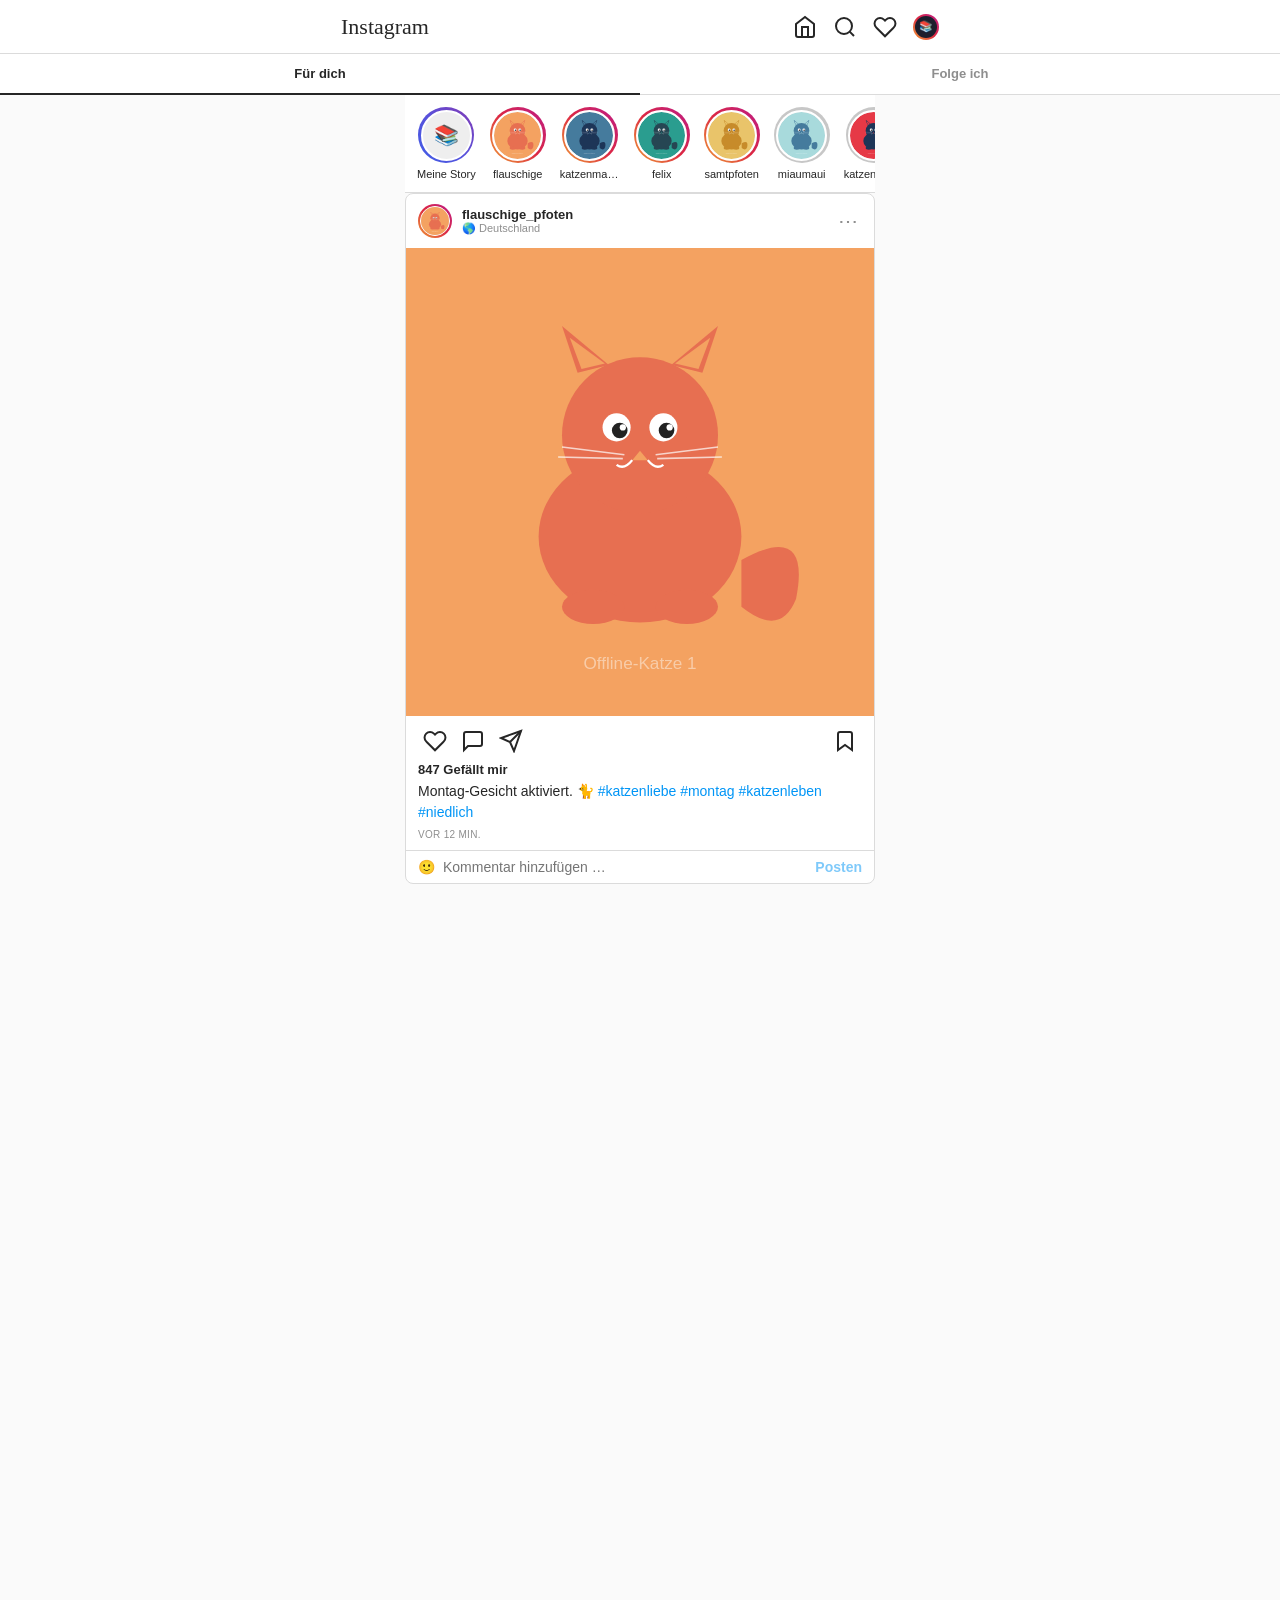
<file: Literatur_nach45_Instagram.html>
<!DOCTYPE html>
<html lang="de">
<head>
<meta charset="UTF-8">
<meta name="viewport" content="width=device-width, initial-scale=1.0, maximum-scale=1.0">
<title>Instagram</title>
<link rel="stylesheet" href="style.css">
</head>


<div class="topnav">
  <div class="topnav-inner">
    <a class="topnav-logo" href="#">Instagram</a>
    <div class="topnav-icons">
      <svg onclick="showView('home')" viewBox="0 0 24 24" stroke-width="2"><path d="M3 9l9-7 9 7v11a2 2 0 01-2 2H5a2 2 0 01-2-2z"/><polyline points="9,22 9,12 15,12 15,22"/></svg>
      <svg onclick="showView('search')" viewBox="0 0 24 24" stroke-width="2"><circle cx="11" cy="11" r="8"/><line x1="21" y1="21" x2="16.65" y2="16.65"/></svg>
      <svg viewBox="0 0 24 24" stroke-width="2"><path d="M20.84 4.61a5.5 5.5 0 00-7.78 0L12 5.67l-1.06-1.06a5.5 5.5 0 00-7.78 7.78l1.06 1.06L12 21.23l7.78-7.78 1.06-1.06a5.5 5.5 0 000-7.78z"/></svg>
      <div class="bnav-av" onclick="showView('profile')" style="cursor:pointer;"><div class="bnav-av-in">&#128218;</div></div>
    </div>
  </div>
</div>

<!-- HOME VIEW -->
<div class="view active" id="view-home">
  <div class="feed-tabs">
    <div class="ftab active" id="ftab-foryou" onclick="switchTab('foryou')">F&#252;r dich</div>
    <div class="ftab" id="ftab-following" onclick="switchTab('following')">Folge ich</div>
  </div>
  <div class="feed-wrap">
    <div id="feed-foryou">
      <div class="stories-bar" id="cat-stories"></div>
      <div id="cat-posts"></div>
    </div>
    <div id="feed-following" style="display:none;">
      <div class="stories-bar" id="lit-stories"></div>
      <div id="lit-posts"></div>
    </div>
  </div>
</div>

<!-- SEARCH VIEW -->
<div class="view" id="view-search">
  <div class="search-wrap">
    <div class="search-bar">
      <svg viewBox="0 0 24 24" stroke-width="2"><circle cx="11" cy="11" r="8"/><line x1="21" y1="21" x2="16.65" y2="16.65"/></svg>
      <input type="text" id="searchInput" placeholder="Suchen" oninput="handleSearch(this.value)">
    </div>
    <div id="search-default">
      <div class="sec-title">Vorgeschlagen</div>
      <div class="sacc-row" id="search-accs"></div>
      <div class="sec-title">Erkunden</div>
      <div class="eg" id="explore-grid"></div>
    </div>
    <div id="search-results" style="display:none;"></div>
  </div>
</div>

<!-- PROFILE VIEW -->
<div class="view" id="view-profile">
  <div class="profile-wrap">
    <div class="profile-header">
      <div class="av-ring"><div class="av-inner">&#128218;</div></div>
      <div class="profile-info">
        <div class="ptop">
          <span class="puname">literatur_nach45</span>
          <button class="btn-f">Folgen</button>
          <button class="btn-m">Nachricht</button>
        </div>
        <div class="pstats">
          <div class="pstat"><div class="pstn">7</div><div class="pstl">Beitr&#228;ge</div></div>
          <div class="pstat"><div class="pstn">1.847</div><div class="pstl">Follower</div></div>
          <div class="pstat"><div class="pstn">12</div><div class="pstl">Gefolgt</div></div>
        </div>
        <div class="pname">&#128214; Literatur nach 1945</div>
        <div class="pbio">
          Stunde Null &middot; Tr&#252;mmerliteratur &middot; Gruppe 47<br>
          Deutschsprachige Literatur nach dem Zweiten Weltkrieg &#127962;&#9997;<br>
          Schulprojekt von <strong>Paul B&#252;rger</strong> &middot; Klasse 25G1<br>
          <a href="#">#deutschunterricht #abitur #literatur</a>
        </div>
      </div>
    </div>
    <div class="highlights">
      <div class="hl" onclick="openAcc('borchert')"><div class="hl-ring">&#9997;</div><div class="hl-name">Borchert</div></div>
      <div class="hl" onclick="openAcc('boell')"><div class="hl-ring">&#127894;</div><div class="hl-name">B&#246;ll</div></div>
      <div class="hl" onclick="openAcc('gruppe47')"><div class="hl-ring">&#128101;</div><div class="hl-name">Gruppe 47</div></div>
      <div class="hl" onclick="openAcc('aichinger')"><div class="hl-ring">&#127800;</div><div class="hl-name">Aichinger</div></div>
      <div class="hl" onclick="openAcc('schnurre')"><div class="hl-ring">&#128394;</div><div class="hl-name">Schnurre</div></div>
    </div>
    <div class="ptabs">
      <div class="ptab active"><svg viewBox="0 0 24 24" fill="currentColor" stroke="none"><rect x="3" y="3" width="7" height="7"/><rect x="14" y="3" width="7" height="7"/><rect x="3" y="14" width="7" height="7"/><rect x="14" y="14" width="7" height="7"/></svg>Beitr&#228;ge</div>
      <div class="ptab"><svg viewBox="0 0 24 24" fill="none" stroke="currentColor" stroke-width="2"><rect x="2" y="3" width="20" height="14" rx="2"/></svg>Reels</div>
    </div>
  </div>
  <div class="pgrid-wrap"><div class="pgrid" id="profile-grid"></div></div>
</div>

<!-- POST MODAL -->
<div class="modal-bg hidden" id="postModal" onclick="bgClosePost(event)">
  <button class="mnav-btn prev" id="mprev" onclick="mnavClick(-1)">&#8249;</button>
  <button class="mnav-btn next" id="mnext" onclick="mnavClick(1)">&#8250;</button>
  <div class="modal">
    <div class="modal-img" id="mimg"><div class="swh">&#8592; wischen &#8594;</div></div>
    <div class="modal-r">
      <div class="mhdr">
        <div class="mav"><div class="mav-in" id="mav-in"></div></div>
        <div style="flex:1;">
          <div class="mun" id="mun"></div>
          <div class="mloc" id="mloc"></div>
        </div>
        <button class="mclose" onclick="closePost()">&#10005;</button>
      </div>
      <div class="mscroll">
        <div class="mcap-row">
          <div class="mcav"><div class="mcav-in" id="mcav-in"></div></div>
          <div><div class="mctxt" id="mcap"></div><div class="mctime" id="mtime"></div></div>
        </div>
      </div>
      <div class="mact">
        <div class="mact-row">
          <button class="abtn" id="mheart" onclick="toggleLike()"><svg viewBox="0 0 24 24" stroke-width="2"><path d="M20.84 4.61a5.5 5.5 0 00-7.78 0L12 5.67l-1.06-1.06a5.5 5.5 0 00-7.78 7.78l1.06 1.06L12 21.23l7.78-7.78 1.06-1.06a5.5 5.5 0 000-7.78z"/></svg></button>
          <button class="abtn"><svg viewBox="0 0 24 24" stroke-width="2"><path d="M21 15a2 2 0 01-2 2H7l-4 4V5a2 2 0 012-2h14a2 2 0 012 2z"/></svg></button>
          <button class="abtn"><svg viewBox="0 0 24 24" stroke-width="2"><line x1="22" y1="2" x2="11" y2="13"/><polygon points="22 2 15 22 11 13 2 9 22 2"/></svg></button>
          <div class="sp"></div>
          <button class="abtn"><svg viewBox="0 0 24 24" stroke-width="2"><path d="M19 21l-7-5-7 5V5a2 2 0 012-2h10a2 2 0 012 2z"/></svg></button>
        </div>
        <div class="mlikes" id="mlikes"></div>
      </div>
      <div class="mcinput">
        <span>&#128578;</span>
        <input type="text" placeholder="Kommentar hinzuf&#252;gen ...">
        <button class="pb">Posten</button>
      </div>
    </div>
  </div>
</div>

<!-- ACCOUNT MODAL -->
<div class="abg hidden" id="accModal" onclick="bgCloseAcc(event)">
  <div class="amod">
    <div class="ahdr" id="accHead"></div>
    <div class="abody" id="accBody"></div>
  </div>
</div>

<!-- BOTTOM NAV -->
<div class="botnav">
  <button class="bnbtn active" id="bnav-home" onclick="showView('home')"><svg viewBox="0 0 24 24" stroke-width="2"><path d="M3 9l9-7 9 7v11a2 2 0 01-2 2H5a2 2 0 01-2-2z"/><polyline points="9,22 9,12 15,12 15,22"/></svg></button>
  <button class="bnbtn" id="bnav-search" onclick="showView('search')"><svg viewBox="0 0 24 24" stroke-width="2"><circle cx="11" cy="11" r="8"/><line x1="21" y1="21" x2="16.65" y2="16.65"/></svg></button>
  <button class="bnbtn"><svg viewBox="0 0 24 24" stroke-width="2"><rect x="3" y="3" width="18" height="18" rx="2"/><line x1="12" y1="8" x2="12" y2="16"/><line x1="8" y1="12" x2="16" y2="12"/></svg></button>
  <button class="bnbtn"><svg viewBox="0 0 24 24" stroke-width="2"><path d="M20.84 4.61a5.5 5.5 0 00-7.78 0L12 5.67l-1.06-1.06a5.5 5.5 0 00-7.78 7.78l1.06 1.06L12 21.23l7.78-7.78 1.06-1.06a5.5 5.5 0 000-7.78z"/></svg></button>
  <button class="bnbtn" id="bnav-profile" onclick="showView('profile')"><div class="bnav-av"><div class="bnav-av-in">&#128218;</div></div></button>
</div>


<script defer src="script.js"></script>
</body>
</html>
</file>
<file: style.css>
:root{
  --bg:#fafafa;--white:#fff;--border:#dbdbdb;--text:#262626;--sub:#8e8e8e;
  --blue:#0095f6;--red:#ed4956;
  --grad:linear-gradient(45deg,#f09433,#e6683c,#dc2743,#cc2366,#bc1888);
  --dark:#1C1E2D;--accent:#8B1A1A;
}
*{box-sizing:border-box;margin:0;padding:0;-webkit-tap-highlight-color:transparent;}
html,body{height:100%;overflow-x:hidden;}
body{background:var(--bg);font-family:-apple-system,BlinkMacSystemFont,"Segoe UI",sans-serif;color:var(--text);font-size:14px;}

.topnav{background:var(--white);border-bottom:1px solid var(--border);position:sticky;top:0;z-index:300;height:54px;display:flex;align-items:center;justify-content:center;}
.topnav-inner{width:100%;max-width:630px;display:flex;align-items:center;justify-content:space-between;padding:0 16px;}
.topnav-logo{font-size:22px;font-family:"Brush Script MT",cursive;color:var(--text);text-decoration:none;line-height:1;}
.topnav-icons{display:flex;gap:16px;align-items:center;}
.topnav-icons svg{width:24px;height:24px;cursor:pointer;stroke:var(--text);fill:none;}

.view{display:none;padding-bottom:60px;}
.view.active{display:block;}
@media(min-width:700px){.view{padding-bottom:20px;}}

.feed-wrap{max-width:470px;margin:0 auto;}
.feed-tabs{display:flex;border-bottom:1px solid var(--border);background:var(--white);position:sticky;top:54px;z-index:200;}
.ftab{flex:1;text-align:center;padding:12px;font-size:13px;font-weight:600;cursor:pointer;color:var(--sub);border-bottom:2px solid transparent;margin-bottom:-1px;transition:all .15s;}
.ftab.active{color:var(--text);border-bottom-color:var(--text);}

.stories-bar{background:var(--white);border-bottom:1px solid var(--border);padding:12px 0 12px 12px;display:flex;gap:14px;overflow-x:auto;scrollbar-width:none;-webkit-overflow-scrolling:touch;}
.stories-bar::-webkit-scrollbar{display:none;}
.story{display:flex;flex-direction:column;align-items:center;gap:5px;cursor:pointer;flex-shrink:0;}
.story-ring{width:56px;height:56px;border-radius:50%;background:var(--grad);padding:2.5px;}
.story-ring.seen{background:#c7c7c7;}
.story-av{width:100%;height:100%;border-radius:50%;border:2px solid var(--white);display:flex;align-items:center;justify-content:center;font-size:20px;overflow:hidden;background:#eee;}
.story-av img{width:100%;height:100%;object-fit:cover;border-radius:50%;}
.story-name{font-size:11px;max-width:60px;text-align:center;white-space:nowrap;overflow:hidden;text-overflow:ellipsis;}

.post-card{background:var(--white);border-bottom:1px solid var(--border);}
@media(min-width:470px){.post-card{border:1px solid var(--border);border-radius:8px;margin-bottom:20px;}}
.post-hdr{display:flex;align-items:center;gap:10px;padding:10px 12px;}
.post-av-wrap{width:34px;height:34px;border-radius:50%;background:var(--grad);padding:2px;flex-shrink:0;cursor:pointer;}
.post-av{width:100%;height:100%;border-radius:50%;border:1.5px solid var(--white);display:flex;align-items:center;justify-content:center;font-size:13px;overflow:hidden;background:#eee;}
.post-av img{width:100%;height:100%;object-fit:cover;}
.post-uname{font-size:13px;font-weight:600;flex:1;cursor:pointer;}
.post-loc{font-size:11px;color:var(--sub);}
.post-more{font-size:20px;color:var(--sub);cursor:pointer;padding:4px;}
.post-img-wrap{position:relative;width:100%;aspect-ratio:1/1;overflow:hidden;background:#f0f0f0;cursor:pointer;}
.post-img-wrap img{width:100%;height:100%;object-fit:cover;display:block;}
.post-actions{display:flex;align-items:center;padding:8px 12px 4px;gap:4px;}
.post-actions .sp{flex:1;}
.pabtn{background:none;border:none;cursor:pointer;padding:5px;display:flex;align-items:center;transition:transform .15s;touch-action:manipulation;}
.pabtn:active,.pabtn:hover{transform:scale(1.12);}
.pabtn svg{width:24px;height:24px;stroke:var(--text);fill:none;}
.pabtn.liked svg{fill:var(--red);stroke:var(--red);}
.post-likes{padding:0 12px 4px;font-size:13px;font-weight:700;}
.post-cap{padding:0 12px 6px;font-size:14px;line-height:1.5;}
.post-cap .un{font-weight:700;margin-right:4px;}
.post-cap .hh{color:var(--blue);}
.post-time{padding:0 12px 10px;font-size:10px;color:var(--sub);text-transform:uppercase;letter-spacing:.3px;}
.post-cmt{border-top:1px solid var(--border);padding:8px 12px;display:flex;align-items:center;gap:8px;}
.post-cmt input{flex:1;border:none;outline:none;font-size:14px;font-family:inherit;background:none;}
.post-cmt .pb{color:var(--blue);font-weight:700;font-size:14px;cursor:pointer;border:none;background:none;opacity:.5;font-family:inherit;}

@keyframes hp{0%{transform:scale(1)}25%{transform:scale(1.35)}50%{transform:scale(.9)}100%{transform:scale(1)}}
.hpop{animation:hp .35s ease;}

.search-wrap{max-width:935px;margin:0 auto;padding:12px 16px;}
.search-bar{display:flex;align-items:center;gap:8px;background:#efefef;border-radius:10px;padding:8px 12px;margin-bottom:16px;}
.search-bar svg{width:16px;height:16px;stroke:#8e8e8e;flex-shrink:0;fill:none;}
.search-bar input{flex:1;border:none;outline:none;background:none;font-size:14px;font-family:inherit;}
.search-bar input::placeholder{color:var(--sub);}
.sec-title{font-size:15px;font-weight:700;margin-bottom:12px;}
.sacc-row{display:flex;gap:16px;overflow-x:auto;scrollbar-width:none;padding-bottom:4px;margin-bottom:20px;}
.sacc-row::-webkit-scrollbar{display:none;}
.sacc{display:flex;flex-direction:column;align-items:center;gap:6px;cursor:pointer;flex-shrink:0;width:72px;}
.sacc-ring{width:60px;height:60px;border-radius:50%;background:var(--grad);padding:2.5px;}
.sacc-av{width:100%;height:100%;border-radius:50%;border:2px solid var(--white);display:flex;align-items:center;justify-content:center;font-size:22px;background:#eee;}
.sacc-name{font-size:11px;font-weight:600;text-align:center;white-space:nowrap;overflow:hidden;text-overflow:ellipsis;width:100%;}
.sacc-sub{font-size:10px;color:var(--sub);text-align:center;}
.eg{display:grid;grid-template-columns:repeat(3,1fr);gap:3px;}
.eg-item{position:relative;aspect-ratio:1/1;overflow:hidden;cursor:pointer;background:#f0f0f0;}
.eg-item img{width:100%;height:100%;object-fit:cover;display:block;transition:transform .2s;}
.eg-item:hover img{transform:scale(1.04);}
.eg-item.big{grid-column:span 2;grid-row:span 2;}
.eg-ov{position:absolute;inset:0;background:rgba(0,0,0,.35);display:flex;align-items:center;justify-content:center;gap:14px;opacity:0;transition:opacity .2s;}
.eg-item:hover .eg-ov,.eg-item:active .eg-ov{opacity:1;}
.eg-stat{display:flex;align-items:center;gap:4px;color:#fff;font-weight:700;font-size:13px;}
.search-empty{text-align:center;padding:40px 20px;color:var(--sub);}
.result-row{display:flex;align-items:center;gap:12px;padding:10px 0;border-bottom:1px solid var(--border);cursor:pointer;}
.result-av{width:46px;height:46px;border-radius:50%;background:var(--grad);padding:2.5px;flex-shrink:0;}
.result-av-in{width:100%;height:100%;border-radius:50%;background:#333;display:flex;align-items:center;justify-content:center;border:1.5px solid #fff;font-size:18px;}

.profile-wrap{max-width:935px;margin:0 auto;padding:24px 16px 0;}
.profile-header{display:flex;align-items:flex-start;gap:40px;margin-bottom:24px;}
.av-ring{width:clamp(77px,12vw,150px);height:clamp(77px,12vw,150px);flex-shrink:0;border-radius:50%;background:var(--grad);padding:3px;cursor:pointer;}
.av-inner{width:100%;height:100%;border-radius:50%;background:var(--dark);display:flex;align-items:center;justify-content:center;font-size:clamp(28px,5vw,64px);}
.profile-info{flex:1;min-width:0;}
.ptop{display:flex;align-items:center;gap:12px;margin-bottom:16px;flex-wrap:wrap;}
.puname{font-size:clamp(16px,2.5vw,22px);font-weight:300;}
.btn-f{background:var(--blue);color:#fff;border:none;padding:6px 16px;border-radius:8px;font-size:13px;font-weight:600;cursor:pointer;font-family:inherit;}
.btn-m{background:var(--white);color:var(--text);border:1px solid var(--border);padding:6px 16px;border-radius:8px;font-size:13px;font-weight:600;cursor:pointer;font-family:inherit;}
.pstats{display:flex;gap:clamp(16px,4vw,40px);margin-bottom:12px;}
.pstn{font-weight:700;font-size:clamp(14px,2vw,16px);}
.pstl{color:var(--sub);font-size:13px;}
.pname{font-weight:700;font-size:14px;margin-bottom:4px;}
.pbio{font-size:13px;line-height:1.6;}
.pbio a{color:var(--blue);text-decoration:none;}
@media(max-width:520px){
  .profile-header{flex-direction:column;gap:0;}
  .ph-row{display:flex;gap:20px;align-items:center;margin-bottom:12px;}
  .av-ring{width:77px;height:77px;}
  .av-inner{font-size:32px;}
  .ptop{gap:8px;margin-bottom:8px;}
  .puname{font-size:16px;}
  .act-row{display:flex;gap:8px;width:100%;margin-top:4px;}
  .btn-f,.btn-m{flex:1;text-align:center;}
  .pstats{gap:0;justify-content:space-around;border-top:1px solid var(--border);border-bottom:1px solid var(--border);padding:12px 0;margin:12px 0;}
  .pstat{text-align:center;}
}
.highlights{display:flex;gap:20px;padding:14px 0 20px;border-top:1px solid var(--border);overflow-x:auto;scrollbar-width:none;}
.highlights::-webkit-scrollbar{display:none;}
.hl{display:flex;flex-direction:column;align-items:center;gap:6px;cursor:pointer;flex-shrink:0;min-width:66px;}
.hl-ring{width:clamp(56px,8vw,77px);height:clamp(56px,8vw,77px);border-radius:50%;border:2px solid var(--border);display:flex;align-items:center;justify-content:center;font-size:clamp(22px,4vw,32px);background:var(--white);transition:border-color .2s;}
.hl:hover .hl-ring,.hl:active .hl-ring{border-color:#aaa;}
.hl-name{font-size:11px;text-align:center;white-space:nowrap;}
.ptabs{display:flex;justify-content:center;border-top:1px solid var(--border);margin:0 -16px;}
.ptab{display:flex;align-items:center;gap:5px;padding:12px clamp(10px,3vw,24px);font-size:11px;font-weight:600;letter-spacing:1px;text-transform:uppercase;cursor:pointer;color:var(--sub);border-top:1px solid transparent;margin-top:-1px;}
.ptab.active{color:var(--text);border-top-color:var(--text);}
.ptab svg{width:12px;height:12px;}
.pgrid-wrap{max-width:935px;margin:0 auto;padding:3px 16px 20px;}
.pgrid{display:grid;grid-template-columns:repeat(3,1fr);gap:3px;}
.pgi{position:relative;aspect-ratio:1/1;cursor:pointer;overflow:hidden;background:#ddd;}
.pgi:hover .pgo,.pgi:active .pgo{opacity:1;}
.pgi-img{width:100%;height:100%;display:flex;align-items:center;justify-content:center;font-size:clamp(28px,6vw,52px);}
.pgo{position:absolute;inset:0;background:rgba(0,0,0,.35);display:flex;align-items:center;justify-content:center;gap:20px;opacity:0;transition:opacity .2s;}
.pgs{display:flex;align-items:center;gap:5px;color:#fff;font-weight:700;font-size:13px;}

.modal-bg{position:fixed;inset:0;background:rgba(0,0,0,.7);z-index:500;display:flex;align-items:center;justify-content:center;padding:0;overflow:hidden;animation:fi .15s ease;}
.modal-bg.hidden{display:none;}
@keyframes fi{from{opacity:0}to{opacity:1}}
.modal{background:var(--white);display:flex;width:100%;height:100%;max-width:980px;position:relative;overflow:hidden;}
@media(min-width:700px){.modal{max-height:90dvh;border-radius:4px;margin:auto;}}
@media(max-width:699px){.modal{flex-direction:column;max-width:100%;max-height:100dvh;border-radius:0;}}
.modal-img{display:flex;align-items:center;justify-content:center;background:#000;overflow:hidden;position:relative;}
@media(min-width:700px){.modal-img{width:55%;flex-shrink:0;}}
@media(max-width:699px){.modal-img{width:100%;height:50vw;min-height:220px;flex-shrink:0;}}
.modal-img img.cover{width:100%;height:100%;object-fit:cover;}
.pii{width:100%;height:100%;display:flex;align-items:center;justify-content:center;padding:clamp(12px,3vw,28px);}
.modal-r{flex:1;display:flex;flex-direction:column;overflow:hidden;min-height:0;}
.mhdr{display:flex;align-items:center;gap:10px;padding:12px 14px;border-bottom:1px solid var(--border);flex-shrink:0;}
.mav{width:32px;height:32px;border-radius:50%;background:var(--grad);padding:2px;flex-shrink:0;}
.mav-in{width:100%;height:100%;border-radius:50%;background:var(--dark);display:flex;align-items:center;justify-content:center;font-size:13px;overflow:hidden;}
.mav-in img{width:100%;height:100%;object-fit:cover;}
.mun{font-weight:600;font-size:13px;}
.mloc{font-size:11px;color:var(--sub);}
.mclose{margin-left:auto;cursor:pointer;font-size:20px;color:var(--sub);background:none;border:none;padding:4px;}
.mscroll{flex:1;overflow-y:auto;padding:14px;-webkit-overflow-scrolling:touch;}
.mcap-row{display:flex;gap:10px;margin-bottom:14px;}
.mcav{width:30px;height:30px;border-radius:50%;background:var(--grad);padding:2px;flex-shrink:0;}
.mcav-in{width:100%;height:100%;border-radius:50%;display:flex;align-items:center;justify-content:center;font-size:11px;background:#eee;overflow:hidden;}
.mcav-in img{width:100%;height:100%;object-fit:cover;}
.mctxt{font-size:13px;line-height:1.5;}
.mctxt strong{font-weight:700;}
.mctxt .hh{color:var(--blue);}
.mctime{font-size:10px;color:var(--sub);margin-top:3px;}
.mact{padding:10px 14px;border-top:1px solid var(--border);flex-shrink:0;}
.mact-row{display:flex;align-items:center;gap:2px;margin-bottom:6px;}
.mact-row .sp{flex:1;}
.abtn{background:none;border:none;cursor:pointer;padding:5px;display:flex;align-items:center;transition:transform .15s;}
.abtn:active,.abtn:hover{transform:scale(1.12);}
.abtn svg{width:24px;height:24px;stroke:var(--text);fill:none;}
.abtn.liked svg{fill:var(--red);stroke:var(--red);}
.mlikes{font-size:13px;font-weight:700;margin-bottom:2px;}
.mcinput{display:flex;align-items:center;gap:8px;padding:8px 14px;border-top:1px solid var(--border);flex-shrink:0;}
.mcinput input{flex:1;border:none;outline:none;font-size:14px;font-family:inherit;background:none;}
.mcinput .pb{color:var(--blue);font-weight:700;font-size:14px;cursor:pointer;border:none;background:none;opacity:.5;font-family:inherit;}
.mnav-btn{position:fixed;top:50%;transform:translateY(-50%);background:rgba(255,255,255,.9);border:none;border-radius:50%;width:36px;height:36px;cursor:pointer;display:flex;align-items:center;justify-content:center;font-size:18px;z-index:510;box-shadow:0 2px 8px rgba(0,0,0,.25);}
.mnav-btn.prev{left:clamp(8px,2vw,24px);}
.mnav-btn.next{right:clamp(8px,2vw,24px);}
@media(max-width:699px){.mnav-btn{display:none;}}
.swh{display:none;position:absolute;bottom:8px;left:0;right:0;text-align:center;font-size:11px;color:rgba(255,255,255,.55);pointer-events:none;z-index:2;}
@media(max-width:699px){.swh{display:block;}}

.abg{position:fixed;inset:0;background:rgba(0,0,0,.7);z-index:600;display:flex;align-items:flex-end;justify-content:center;}
.abg.hidden{display:none;}
@media(min-width:520px){.abg{align-items:center;}}
.amod{background:var(--white);width:100%;max-width:480px;border-radius:16px 16px 0 0;overflow:hidden;max-height:95dvh;display:flex;flex-direction:column;animation:su .25s ease;}
@keyframes su{from{transform:translateY(60px);opacity:0}to{transform:translateY(0);opacity:1}}
@media(min-width:520px){.amod{border-radius:12px;max-height:85dvh;}}
.ahdr{flex-shrink:0;padding:20px 16px 16px;display:flex;align-items:center;gap:14px;position:relative;}
.acl{position:absolute;top:10px;right:14px;background:rgba(255,255,255,.2);border:none;color:#fff;font-size:18px;cursor:pointer;border-radius:50%;width:28px;height:28px;display:flex;align-items:center;justify-content:center;}
.aab{width:64px;height:64px;border-radius:50%;padding:3px;flex-shrink:0;border:2px solid rgba(255,255,255,.4);}
.aab-in{width:100%;height:100%;border-radius:50%;background:rgba(0,0,0,.4);display:flex;align-items:center;justify-content:center;font-size:28px;}
.ahandle{font-size:17px;font-weight:700;color:#fff;}
.arname{font-size:12px;color:rgba(255,255,255,.75);margin-top:2px;}
.astats{display:flex;gap:20px;margin-top:8px;}
.asn{font-size:14px;font-weight:700;color:#fff;}
.asl{font-size:10px;color:rgba(255,255,255,.6);}
.abody{padding:16px;overflow-y:auto;flex:1;}
.abio{font-size:13px;line-height:1.7;margin-bottom:14px;padding-bottom:14px;border-bottom:1px solid var(--border);white-space:pre-line;}
.apg{display:grid;grid-template-columns:repeat(3,1fr);gap:3px;margin-bottom:14px;border-radius:4px;overflow:hidden;}
.apt{aspect-ratio:1/1;display:flex;align-items:center;justify-content:center;font-size:28px;cursor:pointer;}
.afbtn{width:100%;background:var(--blue);color:#fff;border:none;padding:10px;border-radius:8px;font-size:14px;font-weight:700;cursor:pointer;font-family:inherit;}
.afbtn.following{background:var(--white);color:var(--text);border:1px solid var(--border);}

.is{background:#0d0d0d;color:#fff;position:relative;}
.is .yr{font-size:clamp(50px,10vw,80px);font-weight:900;color:rgba(255,255,255,.06);position:absolute;bottom:10px;right:10px;line-height:1;font-family:Georgia,serif;}
.is .cnt{position:relative;z-index:1;text-align:center;padding:clamp(14px,3vw,24px);}
.is .bar{width:3px;height:44px;background:var(--accent);margin:0 auto 12px;}
.is h2{font-size:clamp(18px,3.5vw,26px);font-family:Georgia,serif;margin-bottom:5px;}
.is .dt{font-size:11px;color:#aaa;letter-spacing:3px;text-transform:uppercase;margin-bottom:12px;}
.is p{font-size:12px;color:#ccc;max-width:280px;line-height:1.6;margin:0 auto;}
.it{background:#EDE8E0;}
.it .inner{width:100%;padding:clamp(12px,3vw,20px) clamp(14px,3vw,24px);text-align:left;}
.it h2{font-size:clamp(15px,3vw,20px);font-family:Georgia,serif;color:var(--dark);margin-bottom:12px;text-align:center;}
.mk{display:flex;align-items:flex-start;gap:8px;margin-bottom:8px;}
.mkd{width:7px;height:7px;border-radius:50%;background:var(--accent);flex-shrink:0;margin-top:4px;}
.mk p{font-size:12px;color:#333;}
.ib{background:linear-gradient(160deg,#1a0a00,#3d1a00);color:#fff;text-align:center;}
.ib .ph{width:clamp(60px,10vw,80px);height:clamp(60px,10vw,80px);border-radius:50%;border:3px solid var(--accent);background:#2a1200;display:flex;align-items:center;justify-content:center;font-size:clamp(24px,4vw,36px);margin:0 auto 10px;}
.ib h2{font-size:clamp(18px,3.5vw,24px);font-family:Georgia,serif;margin-bottom:3px;}
.ib .yrs{font-size:11px;color:#c9915a;letter-spacing:2px;margin-bottom:10px;}
.ib .qt{font-size:12px;color:#ddd;font-style:italic;max-width:280px;line-height:1.6;padding:0 10px;border-left:2px solid var(--accent);text-align:left;}
.ibo{background:linear-gradient(160deg,#0a1a0a,#0f2e1a);color:#fff;text-align:center;}
.ibo .ph{width:clamp(60px,10vw,80px);height:clamp(60px,10vw,80px);border-radius:50%;border:3px solid #2e7d32;background:#0a2010;display:flex;align-items:center;justify-content:center;font-size:clamp(24px,4vw,36px);margin:0 auto 10px;}
.ibo h2{font-size:clamp(18px,3.5vw,24px);font-family:Georgia,serif;margin-bottom:3px;}
.ibo .yrs{font-size:11px;color:#6dbf7f;letter-spacing:2px;margin-bottom:8px;}
.ibo .tags{display:flex;flex-wrap:wrap;justify-content:center;gap:4px;margin-bottom:8px;}
.ibo .tg{background:rgba(46,125,50,.3);border:1px solid #2e7d32;color:#a5d6a7;font-size:10px;padding:2px 8px;border-radius:20px;}
.ibo .qt{font-size:12px;color:#ddd;font-style:italic;max-width:280px;line-height:1.6;padding:0 10px;border-left:2px solid #2e7d32;text-align:left;}
.igr{background:var(--dark);color:#fff;text-align:center;}
.igr h2{font-size:clamp(18px,3.5vw,26px);font-family:Georgia,serif;margin-bottom:3px;}
.igr .sub{font-size:10px;color:#8e8e8e;letter-spacing:3px;text-transform:uppercase;margin-bottom:14px;}
.mgrid{display:grid;grid-template-columns:1fr 1fr;gap:6px;width:100%;max-width:300px;}
.mg{background:rgba(255,255,255,.07);border-radius:6px;padding:7px 9px;text-align:left;}
.mg-n{font-size:12px;font-weight:700;}
.mg-s{font-size:10px;color:#8e8e8e;margin-top:1px;}
.itp{background:#f5f0eb;display:flex;align-items:center;justify-content:center;}
.paper{background:#fff;box-shadow:0 2px 14px rgba(0,0,0,.12);padding:18px 20px;max-width:320px;width:100%;border-left:4px solid var(--accent);}
.ptag{font-size:9px;color:var(--accent);letter-spacing:2px;text-transform:uppercase;margin-bottom:7px;font-weight:700;}
.paper p{font-size:12px;font-family:Georgia,serif;color:var(--dark);line-height:1.8;font-style:italic;}
.pcred{margin-top:8px;font-size:9px;color:#999;}
.iq{background:linear-gradient(135deg,var(--accent),var(--dark));color:#fff;overflow-y:auto;}
.qq{font-size:9px;letter-spacing:3px;text-transform:uppercase;color:rgba(255,255,255,.6);margin-bottom:10px;}
.iq h2{font-size:clamp(14px,2.5vw,18px);font-family:Georgia,serif;margin-bottom:16px;line-height:1.4;}
.qo{background:rgba(255,255,255,.12);border:1px solid rgba(255,255,255,.2);border-radius:8px;padding:8px 12px;margin-bottom:6px;font-size:12px;cursor:pointer;transition:all .2s;width:100%;text-align:left;color:#fff;font-family:inherit;}
.qo:active{background:rgba(255,255,255,.22);}
.qo.correct{background:rgba(46,125,50,.5);border-color:#4caf50;}
.qo.wrong{background:rgba(200,0,0,.4);border-color:#f44336;}

.botnav{position:fixed;bottom:0;left:0;right:0;background:var(--white);border-top:1px solid var(--border);z-index:300;height:49px;display:flex;justify-content:space-around;align-items:center;}
.bnbtn{background:none;border:none;cursor:pointer;padding:8px;display:flex;align-items:center;justify-content:center;touch-action:manipulation;}
.bnbtn svg{width:26px;height:26px;stroke:var(--text);fill:none;}
.bnbtn.active svg{fill:var(--text);}
.bnav-av{width:26px;height:26px;border-radius:50%;background:var(--grad);padding:2px;}
.bnav-av-in{width:100%;height:100%;border-radius:50%;background:var(--dark);display:flex;align-items:center;justify-content:center;font-size:11px;}
.bnbtn.active .bnav-av{outline:2px solid var(--text);outline-offset:1px;}
@media(min-width:700px){.botnav{display:none;}}
</file>
